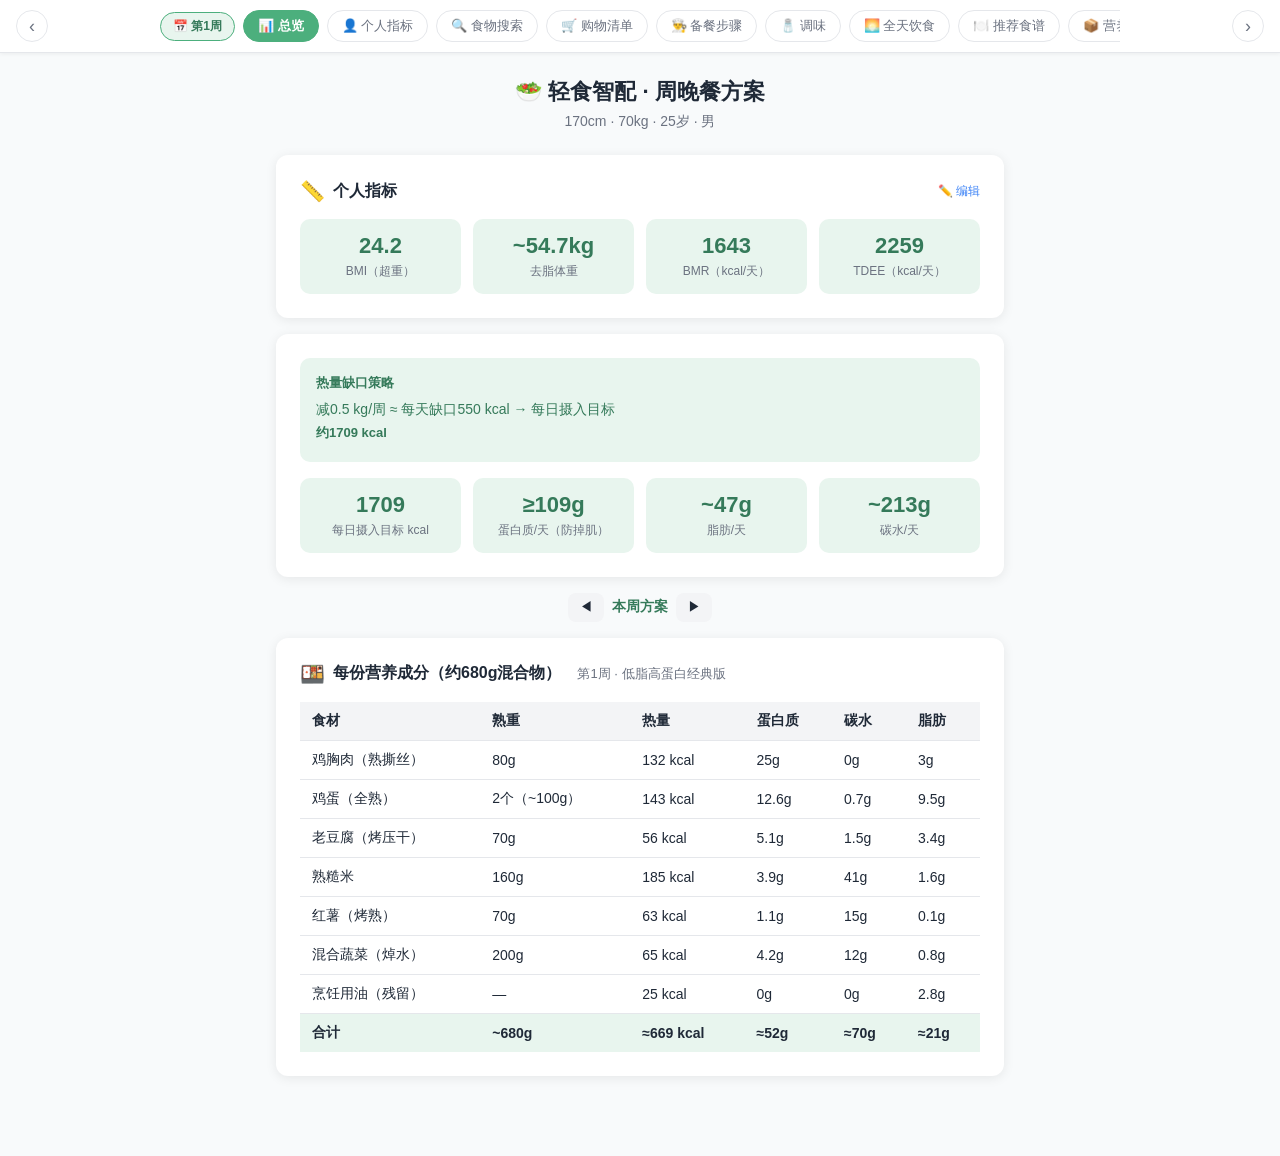
<file: index.html>
<!DOCTYPE html>
<html lang="zh-CN">
<head>
<meta charset="UTF-8">
<meta name="viewport" content="width=device-width, initial-scale=1.0">
<title>轻食智配 · NutriPlan</title>
<link rel="stylesheet" href="css/style.css">
<style>
  /* ── Additional page-specific styles ── */
  .alert strong { display: block; margin-bottom: 4px; font-size: 13px; }

  /* ── Step-by-step ── */
  .step-header {
    display: flex;
    align-items: flex-start;
    gap: 14px;
    margin-bottom: 20px;
  }
  .step-number {
    width: 44px; height: 44px;
    border-radius: 50%;
    background: var(--green);
    color: var(--white);
    font-size: 20px; font-weight: 800;
    display: flex; align-items: center; justify-content: center;
    flex-shrink: 0;
  }
  .step-title-block h2 { font-size: 19px; font-weight: 800; }
  .step-title-block .step-time { font-size: 13px; color: var(--text-muted); margin-top: 3px; }
  .step-time .tag {
    display: inline-block;
    background: var(--orange-light); color: #92400e;
    border-radius: 12px; padding: 2px 8px;
    font-size: 12px; font-weight: 600;
  }
  .step-tip { margin-top: 16px; font-size: 13px; }

  /* ── Seasoning cards ── */
  .seasoning-grid {
    display: grid;
    grid-template-columns: repeat(auto-fill, minmax(280px, 1fr));
    gap: 14px;
  }
  .seasoning-card {
    border-radius: 10px; padding: 16px;
    border: 1.5px solid var(--border);
  }
  .seasoning-card h3 { font-size: 15px; font-weight: 700; margin-bottom: 10px; }
  .seasoning-card ul { list-style: none; font-size: 13px; line-height: 1.9; }
  .seasoning-card ul li::before { content: '• '; color: var(--green); font-weight: 700; }

  /* ── Meal timeline ── */
  .meal-timeline { display: flex; flex-direction: column; gap: 12px; }
  .meal-item { display: flex; gap: 14px; align-items: flex-start; }
  .meal-time { width: 60px; font-size: 13px; font-weight: 700; color: var(--text-muted); flex-shrink: 0; padding-top: 3px; }
  .meal-body { flex: 1; background: var(--gray-light); border-radius: 10px; padding: 12px 14px; font-size: 14px; line-height: 1.7; }
  .meal-body strong { display: block; margin-bottom: 4px; }
  .meal-kcal { display: inline-block; background: var(--green-light); color: var(--green-dark); border-radius: 12px; padding: 1px 8px; font-size: 12px; font-weight: 700; margin-left: 6px; }
  .pill { display: inline-block; padding: 2px 9px; border-radius: 12px; font-size: 12px; font-weight: 600; }
  .pill-green { background: var(--green-light); color: var(--green-dark); }
  .pill-orange { background: var(--orange-light); color: #92400e; }

  /* ── Gout ── */
  .gout-list { list-style: none; }
  .gout-list li { padding: 10px 0; border-bottom: 1px solid var(--border); font-size: 14px; line-height: 1.7; display: flex; gap: 10px; }
  .gout-list li:last-child { border-bottom: none; }
  .gout-num { width: 24px; height: 24px; background: var(--orange); color: white; border-radius: 50%; display: flex; align-items: center; justify-content: center; font-size: 12px; font-weight: 700; flex-shrink: 0; margin-top: 1px; }

  /* ── Shopping ── */
  .shop-grid { display: grid; grid-template-columns: repeat(auto-fill, minmax(240px, 1fr)); gap: 10px; }
  .shop-item { display: flex; align-items: center; gap: 10px; padding: 10px 12px; background: var(--gray-light); border-radius: 8px; font-size: 14px; cursor: pointer; transition: opacity .2s; }
  .shop-item.got { opacity: 0.45; }
  .shop-item.got .shop-check { background: var(--green); border-color: var(--green); color: white; }
  .shop-check { width: 22px; height: 22px; border-radius: 6px; border: 2px solid var(--border); flex-shrink: 0; display: flex; align-items: center; justify-content: center; font-size: 12px; background: white; transition: all .2s; }
  .shop-item-info { flex: 1; }
  .shop-item-name { font-weight: 600; }
  .shop-item-detail { font-size: 12px; color: var(--text-muted); margin-top: 1px; }
  .shop-item-price { font-size: 12px; color: var(--green-dark); font-weight: 600; }

  /* ── Week pill ── */
  .nav-week-pill { flex-shrink: 0; padding: 5px 12px; background: var(--green-light); color: var(--green-dark); border-radius: 20px; font-size: 12px; font-weight: 700; white-space: nowrap; border: 1.5px solid var(--green); }

  /* ── Mobile ── */
  @media (max-width: 600px) {
    .top-nav { padding: 0 10px; }
    .nav-inner { gap: 6px; padding: 8px 0; }
    .nav-btn { padding: 6px 10px; font-size: 12px; }
    .page-wrap { margin: 16px auto 64px; padding: 0 12px; }
    .page-header h1 { font-size: 18px; }
    .card { padding: 16px; }
    .stat-grid { grid-template-columns: repeat(2, minmax(0, 1fr)); }
    .tbl { font-size: 13px; }
    .tbl th, .tbl td { padding: 8px; }
    .step-nav { flex-wrap: wrap; justify-content: center; }
    .step-counter { width: 100%; text-align: center; order: -1; }
    .step-nav-btn { flex: 1 1 calc(50% - 8px); padding: 8px 10px; text-align: center; }
    .step-header { flex-direction: column; gap: 10px; }
    .step-number { width: 36px; height: 36px; font-size: 16px; }
    .seasoning-grid, .shop-grid { grid-template-columns: 1fr; }
    .meal-item { flex-direction: column; gap: 6px; }
    .meal-time { width: auto; }
  }
</style>
</head>
<body>

<!-- ═══════════════════ Navigation ═══════════════════ -->
<nav class="top-nav">
  <button class="nav-scroll-btn nav-scroll-left" onclick="scrollNav(-1)" aria-label="向左滚动">‹</button>
  <div class="nav-inner" id="navInner">
    <div class="nav-week-pill">📅 第<span id="navWeekNum">?</span>周</div>
    <button class="nav-btn active" data-page="overview" onclick="showPage('overview')">📊 总览</button>
    <button class="nav-btn" data-page="profile" onclick="showPage('profile')">👤 个人指标</button>
    <button class="nav-btn" data-page="search" onclick="showPage('search')">🔍 食物搜索</button>
    <button class="nav-btn" data-page="shopping" onclick="showPage('shopping')">🛒 购物清单</button>
    <button class="nav-btn" data-page="prep" onclick="showPage('prep')">👨‍🍳 备餐步骤</button>
    <button class="nav-btn" data-page="seasoning" onclick="showPage('seasoning')">🧂 调味</button>
    <button class="nav-btn" data-page="diet" onclick="showPage('diet')">🌅 全天饮食</button>
    <button class="nav-btn" data-page="gout" onclick="showPage('gout')" data-condition="痛风,高尿酸" style="display:none">⚠️ 痛风须知</button>
    <button class="nav-btn" data-page="recipes" onclick="showPage('recipes')">🍽️ 推荐食谱</button>
    <button class="nav-btn" data-page="pools" onclick="showPage('pools')">📦 营养池</button>
  </div>
  <button class="nav-scroll-btn nav-scroll-right" onclick="scrollNav(1)" aria-label="向右滚动">›</button>
</nav>

<!-- ═══════════════════ PAGE: Overview ═══════════════════ -->
<div id="page-overview" class="page active">
  <div class="page-wrap">
    <div class="page-header">
      <h1>🥗 轻食智配 · 周晚餐方案</h1>
      <p id="overviewSubtitle">填写「个人指标」后自动显示你的身体数据</p>
    </div>

    <div class="card">
      <div class="card-title"><span class="icon">📏</span>个人指标
        <span style="font-size:12px;font-weight:normal;color:var(--text-muted);margin-left:auto">
          <a href="javascript:showPage('profile')" style="color:var(--blue);text-decoration:none">✏️ 编辑</a>
        </span>
      </div>
      <div class="stat-grid" id="overviewMetrics">
        <div class="stat-item">
          <div class="stat-value">—</div>
          <div class="stat-label">BMI</div>
        </div>
        <div class="stat-item">
          <div class="stat-value">—</div>
          <div class="stat-label">去脂体重</div>
        </div>
        <div class="stat-item">
          <div class="stat-value">—</div>
          <div class="stat-label">BMR（kcal/天）</div>
        </div>
        <div class="stat-item">
          <div class="stat-value">—</div>
          <div class="stat-label">TDEE（kcal/天）</div>
        </div>
      </div>
    </div>

    <div class="card" id="overviewTargets">
      <div class="card-title"><span class="icon">🎯</span>热量目标</div>
      <div class="alert alert-blue">
        请先前往「👤 个人指标」页面填写身高体重等信息，系统将自动计算你的每日热量和宏量素目标。
      </div>
    </div>

    <!-- Week selector -->
    <div class="week-selector">
      <button class="btn btn-secondary" onclick="changeWeek(-1)">◀</button>
      <span class="week-label" id="weekLabel">本周方案</span>
      <button class="btn btn-secondary" onclick="changeWeek(1)">▶</button>
    </div>

    <div id="overview-nutrition-content"></div>
  </div>
</div>

<!-- ═══════════════════ PAGE: Profile (dynamic) ═══════════════════ -->
<div id="page-profile" class="page"></div>

<!-- ═══════════════════ PAGE: Food Search (dynamic) ═══════════════════ -->
<div id="page-search" class="page"></div>

<!-- ═══════════════════ PAGE: Shopping ═══════════════════ -->
<div id="page-shopping" class="page">
  <div class="page-wrap">
    <div class="page-header">
      <h1>🛒 购物清单</h1>
      <p>5天用量 · 点击勾选已购买的食材 · <span id="shopping-week-label" style="color:var(--green-dark);font-weight:700"></span></p>
    </div>
    <div id="shopping-content"></div>
    <div class="alert alert-orange" style="margin-top:0">
      <strong>⚠️ 痛风禁忌食材 — 请勿购买</strong>
      动物内脏 · 带壳海鲜（虾/蛤/牡蛎）· 沙丁鱼 · 鲭鱼 · 啤酒 · 含高果糖饮料
    </div>
    <div class="alert alert-blue">
      <strong>💡 总采购费用参考</strong>
      约 ¥40–60，可供5天晚餐（每餐约¥8–12）
    </div>
  </div>
</div>

<!-- ═══════════════════ PAGE: Prep ═══════════════════ -->
<div id="page-prep" class="page">
  <div class="page-wrap">
    <div class="page-header">
      <h1>👨‍🍳 备餐步骤</h1>
      <p>建议周日下午进行 · 总计约90分钟 · <span id="prep-week-label" style="color:var(--green-dark);font-weight:700"></span></p>
    </div>
    <div class="step-progress" id="stepDots"></div>
    <div class="step-nav">
      <button class="step-nav-btn" id="btnPrev" onclick="changeStep(-1)" disabled>← 上一步</button>
      <span class="step-counter" id="stepCounter"></span>
      <button class="step-nav-btn" id="btnNext" onclick="changeStep(1)">下一步 →</button>
    </div>
    <div id="prep-content"></div>
    <div class="step-nav" style="margin-top:0">
      <button class="step-nav-btn" id="btnPrev2" onclick="changeStep(-1)" disabled>← 上一步</button>
      <span class="step-counter" id="stepCounter2"></span>
      <button class="step-nav-btn" id="btnNext2" onclick="changeStep(1)">下一步 →</button>
    </div>
  </div>
</div>

<!-- ═══════════════════ PAGE: Reheat ═══════════════════ -->
<!-- ═══════════════════ PAGE: Seasoning ═══════════════════ -->
<div id="page-seasoning" class="page">
  <div class="page-wrap">
    <div class="page-header">
      <h1>🧂 调味方案</h1>
      <p>五天轮换 · 低钠低嘌呤 · 搭配食材使用</p>
    </div>
    <div class="alert alert-green" style="margin-bottom:16px">
      <strong>✅ 调味原则</strong>
      原料不预先调味，每次食用时现加，既能控钠（保护肾功能、降低尿酸排泄障碍），又能让5天不单调。
    </div>
    <div class="seasoning-grid">
      <div class="seasoning-card">
        <h3>🇯🇵 周一：日式风味</h3>
        <ul><li>低盐酱油 10ml</li><li>米醋 5ml</li><li>芥末少量（可选）</li><li>白芝麻少量（可选）</li></ul>
      </div>
      <div class="seasoning-card">
        <h3>🇨🇳 周二：中式清爽</h3>
        <ul><li>生抽 8ml</li><li>香醋 5ml</li><li>现磨黑胡椒适量</li><li>小葱花少量</li><li>香油 3ml（可选）</li></ul>
      </div>
      <div class="seasoning-card">
        <h3>🇮🇹 周三：西式草本</h3>
        <ul><li>柠檬汁 半个</li><li>橄榄油 5ml</li><li>海盐少量</li><li>混合香草（百里香/罗勒粉）</li><li>帕尔马干酪少量（可选）</li></ul>
      </div>
      <div class="seasoning-card">
        <h3>🇰🇷 周四：韩式辣味</h3>
        <ul><li>韩式辣椒粉少量</li><li>生抽适量</li><li>蒜粉少量</li><li>芝麻适量</li><li>⚠️ 痛风稳定期再使用</li></ul>
      </div>
      <div class="seasoning-card">
        <h3>🥜 周五：麻酱风味</h3>
        <ul><li>芝麻酱 15g（热水稀释）</li><li>生抽 8ml</li><li>醋 5ml</li><li>⚠️ 芝麻酱含脂较高，当天减少用油</li></ul>
      </div>
    </div>
    <div class="card" style="margin-top:16px">
      <div class="card-title"><span class="icon">🚫</span>调味禁区</div>
      <div class="alert alert-red">
        <strong>以下调味料请避免使用：</strong>
        蚝油（高嘌呤）· 大量海鲜酱 · 含酒精调味料（绍兴酒/料酒/红酒）· 高盐豆瓣酱（限量）· 含高果糖成分的调味品
      </div>
    </div>
  </div>
</div>

<!-- ═══════════════════ PAGE: Diet ═══════════════════ -->
<div id="page-diet" class="page">
  <div class="page-wrap">
    <div class="page-header">
      <h1>🌅 全天饮食框架</h1>
      <p id="dietSubtitle">填写个人指标后自动显示每日目标</p>
    </div>
    <div class="card">
      <div class="card-title"><span class="icon">⏰</span>一天饮食时间线</div>
      <div class="meal-timeline">
        <div class="meal-item">
          <div class="meal-time">早餐<br>7-8时</div>
          <div class="meal-body">
            <strong>燕麦碗 + 牛奶 + 水果 <span class="meal-kcal">≈380 kcal</span></strong>
            燕麦50g（干）用无糖豆浆或水泡，搭配1个香蕉或苹果，1杯脱脂/低脂牛奶200ml<br>
            <span class="pill pill-green">蛋白质≈18g</span>
          </div>
        </div>
        <div class="meal-item">
          <div class="meal-time">午餐<br>12时</div>
          <div class="meal-body">
            <strong>杂粮饭 + 蔬菜 + 蛋白质 <span class="meal-kcal">≈530 kcal</span></strong>
            杂粮饭/白米饭150g + 炒蔬菜 + 豆腐/鸡肉/清蒸鱼<br>
            <span class="pill pill-green">蛋白质≈28g</span>
          </div>
        </div>
        <div class="meal-item">
          <div class="meal-time">加餐<br>15-16时</div>
          <div class="meal-body">
            <strong>低脂希腊酸奶 + 少量浆果 <span class="meal-kcal">≈180 kcal</span>（可选）</strong>
            低脂希腊酸奶150g + 蓝莓/樱桃30g<br>
            <span class="pill pill-green">蛋白质≈12g</span>
            <span class="pill pill-orange" style="margin-left:4px">低脂乳制品促尿酸排泄</span>
          </div>
        </div>
        <div class="meal-item">
          <div class="meal-time">晚餐<br>18-20时</div>
          <div class="meal-body">
            <strong>备餐（680g混合物 + 调味） <span class="meal-kcal">≈670 kcal</span></strong>
            称取一份食材，按当日调味方案调味<br>
            <span class="pill pill-green">蛋白质≈52g</span>
          </div>
        </div>
      </div>
    </div>
    <div class="card">
      <div class="card-title"><span class="icon">💧</span>补水目标</div>
      <div class="alert alert-green">
        每天饮水 <strong>≥ 2000ml</strong>（白水 / 淡茶 / 无糖苏打水）<br>
        充足饮水是降低尿酸的最重要非饮食干预，请设定手机提醒定时喝水。
      </div>
    </div>
  </div>
</div>

<!-- ═══════════════════ PAGE: Gout ═══════════════════ -->
<div id="page-gout" class="page">
  <div class="page-wrap">
    <div class="page-header">
      <h1>⚠️ 痛风专项须知</h1>
      <p>高尿酸饮食管理要点</p>
    </div>
    <div class="card">
      <div class="card-title"><span class="icon">🚫</span>严格禁忌食物</div>
      <div class="alert alert-red">
        动物内脏（肝/肾/脑）· 带壳海鲜（虾/蛤/牡蛎/扇贝）· 沙丁鱼 · 凤尾鱼 · 鲭鱼 · 啤酒及酒精 · 高果糖玉米糖浆饮料
      </div>
    </div>
    <div class="card">
      <div class="card-title"><span class="icon">✅</span>有益食物清单</div>
      <div class="alert alert-green">
        <strong>积极摄入：</strong>
        低脂乳制品（促尿酸排泄）· 维C食物（彩椒、猕猴桃）· 樱桃/蓝莓（抑制尿酸生成）· 大量白水 · 蔬菜（大部分）
      </div>
    </div>
    <div class="card">
      <div class="card-title"><span class="icon">📋</span>7条行动准则</div>
      <ul class="gout-list">
        <li><div class="gout-num">1</div><span><strong>每天饮水≥2000ml</strong> — 充足水分帮助肾脏排出尿酸。</span></li>
        <li><div class="gout-num">2</div><span><strong>避免空腹运动</strong> — 低血糖状态会升高血尿酸。</span></li>
        <li><div class="gout-num">3</div><span><strong>运动后补充电解质</strong> — 大量出汗后仅补白水可能导致脱水性尿酸升高。</span></li>
        <li><div class="gout-num">4</div><span><strong>减脂速度控制在0.5kg/周</strong> — 过快减脂会大量分解细胞，嘌呤释放升高血尿酸。</span></li>
        <li><div class="gout-num">5</div><span><strong>杜绝含果糖饮料</strong> — 果糖代谢直接产生尿酸。</span></li>
        <li><div class="gout-num">6</div><span><strong>关节不适时的应急调整</strong> — 减少肉类、增加豆腐；避免海鲜和酒精；额外补水500ml。</span></li>
        <li><div class="gout-num">7</div><span><strong>服药期间</strong> — 继续本饮食方案，药物+饮食双管齐下效果最佳。</span></li>
      </ul>
    </div>
    <div class="card">
      <div class="card-title"><span class="icon">📈</span>减脂与痛风的关系</div>
      <div class="alert alert-blue">
        <strong>为什么减脂反而可能先升尿酸？</strong><br>
        脂肪细胞分解时释放嘌呤，酮体与尿酸竞争肾小管排泄。因此不能激进节食。本方案热量缺口适中，最大程度规避此风险。
      </div>
    </div>
  </div>
</div>

<!-- ═══════════════════ PAGE: Recipes ═══════════════════ -->
<div id="page-recipes" class="page">
  <div class="page-wrap">
    <div class="page-header">
      <h1>🍽️ 每周推荐食谱</h1>
      <p>从互联网获取健康食谱，自动生成购物清单与备餐步骤</p>
    </div>

    <!-- Upload recipe from URL -->
    <div class="card">
      <div class="card-title"><span class="icon">🔗</span>从URL导入食谱</div>
      <p style="font-size:13px;color:var(--text-muted);margin-bottom:12px">
        粘贴食谱网页链接，系统将自动解析食材和步骤信息
      </p>
      <div style="display:flex;gap:8px">
        <input type="text" class="form-input" id="recipeUrlInput" placeholder="粘贴食谱URL（如 https://example.com/recipe/...）" style="flex:1">
        <button class="btn btn-primary" onclick="RecipeManager.importFromUrl()">导入</button>
      </div>
      <div id="recipeImportStatus" style="margin-top:8px"></div>
    </div>

    <!-- Recommended recipes -->
    <div class="card">
      <div class="card-title"><span class="icon">⭐</span>本周推荐食谱</div>
      <div style="display:flex;gap:8px;margin-bottom:16px">
        <button class="btn btn-primary" onclick="RecipeManager.fetchRecommendations()">🔄 获取推荐</button>
        <button class="btn btn-secondary" onclick="RecipeManager.showMyRecipes()">📚 我的食谱</button>
      </div>
      <div id="recipeRecommendations">
        <div class="alert alert-blue">点击"获取推荐"查看本周推荐的健康食谱</div>
      </div>
    </div>

    <!-- Recipe detail view (hidden by default) -->
    <div id="recipeDetailView" style="display:none">
      <div class="card">
        <div class="card-title" id="recipeDetailTitle"></div>
        <div id="recipeDetailContent"></div>
      </div>
    </div>

    <!-- Recipe shopping list -->
    <div id="recipeShoppingList" style="display:none">
      <div class="card">
        <div class="card-title"><span class="icon">🛒</span>食谱购物清单</div>
        <div id="recipeShoppingContent"></div>
      </div>
    </div>

    <!-- Recipe prep steps -->
    <div id="recipePrepSteps" style="display:none">
      <div class="card">
        <div class="card-title"><span class="icon">👨‍🍳</span>备餐步骤</div>
        <div id="recipePrepContent"></div>
      </div>
    </div>
  </div>
</div>

<!-- ═══════════════════ PAGE: Nutrition Pools ═══════════════════ -->
<div id="page-pools" class="page">
  <div class="page-wrap">
    <div class="page-header">
      <h1>📦 食材营养池</h1>
      <p>每100g生重 · 按主要营养成分分类 · 数据来自USDA FoodData Central</p>
    </div>

    <div class="alert alert-blue" style="margin-bottom:16px">
      <strong>💡 动态数据</strong>
      下方为常用食材的本地参考数据。更精确的实时数据请使用「🔍 食物搜索」功能直接查询USDA数据库。
    </div>

    <div class="pool-tabs">
      <button class="pool-tab active" onclick="showPool('carb')">🌾 碳水池</button>
      <button class="pool-tab" onclick="showPool('protein')">🥩 蛋白质池</button>
      <button class="pool-tab" onclick="showPool('fat')">🫒 脂肪池</button>
      <button class="pool-tab" onclick="showPool('micro')">🥦 微量元素池</button>
      <button class="pool-tab" onclick="showPool('myfoods')">⭐ 我的食物池</button>
    </div>

    <!-- Carb Pool -->
    <div id="pool-carb" class="pool-panel active">
      <div class="card">
        <div class="card-title"><span class="icon">🌾</span>碳水化合物池（每100g）</div>
        <div class="alert alert-blue" style="margin-bottom:14px">
          <strong>选择原则</strong>
          优先选择低GI复合碳水，避免血糖剧烈波动。高膳食纤维粗粮有助减脂、稳定尿酸。
        </div>
        <div style="overflow-x:auto">
          <table class="tbl">
            <thead><tr><th>食材</th><th>热量(kcal)</th><th>碳水(g)</th><th>蛋白质(g)</th><th>脂肪(g)</th><th>膳食纤维(g)</th><th>GI</th><th>特点</th></tr></thead>
            <tbody>
              <tr><td>糙米（干）</td><td>364</td><td>76</td><td>8.0</td><td>2.7</td><td>3.4</td><td>低 55</td><td>B族维生素丰富，减脂主食首选</td></tr>
              <tr><td>燕麦（干）</td><td>389</td><td>67</td><td>17</td><td>7.0</td><td>10</td><td>低 55</td><td>β-葡聚糖降胆固醇，高蛋白主食</td></tr>
              <tr><td>藜麦（干）</td><td>368</td><td>64</td><td>14</td><td>6.1</td><td>7.0</td><td>低 53</td><td>完全蛋白，含全部必需氨基酸</td></tr>
              <tr><td>红薯（生）</td><td>90</td><td>21</td><td>1.6</td><td>0.1</td><td>3.0</td><td>中 61</td><td>β-胡萝卜素丰富，高钾低脂</td></tr>
              <tr><td>紫薯（生）</td><td>82</td><td>19</td><td>1.5</td><td>0.1</td><td>2.5</td><td>中 58</td><td>花青素强效抗氧化</td></tr>
              <tr><td>山药（生）</td><td>57</td><td>13</td><td>1.9</td><td>0.2</td><td>1.0</td><td>低 51</td><td>助消化，低热量饱腹感强</td></tr>
            </tbody>
          </table>
        </div>
      </div>
    </div>

    <!-- Protein Pool -->
    <div id="pool-protein" class="pool-panel">
      <div class="card">
        <div class="card-title"><span class="icon">🥩</span>蛋白质池（每100g生重）</div>
        <div class="alert alert-orange" style="margin-bottom:14px">
          <strong>⚠️ 嘌呤分级</strong>
          低 &lt;25 mg · 中 25–150 mg · 高 &gt;150 mg（每100g）。中嘌呤食材每份≤80g，高嘌呤食材禁用。
        </div>
        <div style="overflow-x:auto">
          <table class="tbl">
            <thead><tr><th>食材</th><th>热量(kcal)</th><th>蛋白质(g)</th><th>脂肪(g)</th><th>嘌呤</th><th>备注</th></tr></thead>
            <tbody>
              <tr><td>🐔 鸡胸肉（去皮）</td><td>165</td><td>31</td><td>3.6</td><td><span class="purine-badge purine-mid">中</span></td><td>高蛋白低脂，减脂首选</td></tr>
              <tr><td>🐄 牛里脊</td><td>147</td><td>22</td><td>6.5</td><td><span class="purine-badge purine-mid">中</span></td><td>铁2.7mg，锌4.4mg</td></tr>
              <tr><td>🐷 猪里脊</td><td>143</td><td>22</td><td>6.2</td><td><span class="purine-badge purine-mid">中</span></td><td>瘦肉高蛋白低脂</td></tr>
              <tr><td>🐟 鲈鱼</td><td>105</td><td>19</td><td>3.4</td><td><span class="purine-badge purine-mid">中</span></td><td>DHA丰富，清蒸最佳</td></tr>
              <tr><td>🥚 鸡蛋（全蛋）</td><td>155</td><td>13</td><td>11</td><td><span class="purine-badge purine-low">低</span></td><td>完全蛋白，性价比最高</td></tr>
              <tr><td>🫘 老豆腐</td><td>76</td><td>8.1</td><td>4.8</td><td><span class="purine-badge purine-low">低</span></td><td>促尿酸排泄，痛风友好</td></tr>
              <tr><td>🥛 低脂希腊酸奶</td><td>59</td><td>10</td><td>0.4</td><td><span class="purine-badge purine-low">极低</span></td><td>促尿酸排泄，加餐首选</td></tr>
            </tbody>
          </table>
        </div>
        <div class="alert alert-red" style="margin-top:16px">
          <strong>❌ 禁用食材（高嘌呤）</strong>
          动物内脏 · 带壳海鲜 · 沙丁鱼 · 凤尾鱼 · 鲭鱼 · 鱼皮/鱼籽
        </div>
      </div>
    </div>

    <!-- Fat Pool -->
    <div id="pool-fat" class="pool-panel">
      <div class="card">
        <div class="card-title"><span class="icon">🫒</span>脂肪池（每100g）</div>
        <div class="alert alert-green" style="margin-bottom:14px">
          <strong>选择原则</strong>
          优先单不饱和脂肪酸和ω-3；减少饱和脂肪。烹饪用油控制在10ml以内。
        </div>
        <div style="overflow-x:auto">
          <table class="tbl">
            <thead><tr><th>食材</th><th>热量(kcal)</th><th>总脂肪(g)</th><th>ω-3(g)</th><th>蛋白质(g)</th><th>备注</th></tr></thead>
            <tbody>
              <tr><td>橄榄油（初榨）</td><td>884</td><td>100</td><td>0.8</td><td>0</td><td>抗炎，煎炒腌制均可</td></tr>
              <tr><td>亚麻籽油</td><td>884</td><td>100</td><td>53.4</td><td>0</td><td>ω-3最佳植物来源，拌凉菜用</td></tr>
              <tr><td>牛油果（鲜）</td><td>160</td><td>15</td><td>0.1</td><td>2.0</td><td>钾487mg，膳食纤维7g</td></tr>
              <tr><td>核桃（生）</td><td>654</td><td>65</td><td>9.1</td><td>15</td><td>ω-3最丰富坚果，每天≤30g</td></tr>
              <tr><td>杏仁（生）</td><td>579</td><td>50</td><td>0.003</td><td>21</td><td>维E丰富，每天≤30g</td></tr>
            </tbody>
          </table>
        </div>
      </div>
    </div>

    <!-- Micronutrient Pool -->
    <div id="pool-micro" class="pool-panel">
      <div class="card">
        <div class="card-title"><span class="icon">🥦</span>微量元素池（每100g生重）</div>
        <div class="alert alert-green" style="margin-bottom:14px">
          <strong>选择原则</strong>
          蔬菜是微量营养素的主要来源。优先选高钾（促尿酸排泄）、高维C（降尿酸）、高钙、高铁品种。
        </div>
        <div style="overflow-x:auto">
          <table class="tbl">
            <thead><tr><th>食材</th><th>热量(kcal)</th><th>钙(mg)</th><th>维C(mg)</th><th>钾(mg)</th><th>嘌呤</th><th>备注</th></tr></thead>
            <tbody>
              <tr><td>🌿 菠菜</td><td>23</td><td>99</td><td>28</td><td>558</td><td><span class="purine-badge purine-low">低</span></td><td>⚠️草酸高，必须焯水</td></tr>
              <tr><td>🥦 西兰花</td><td>34</td><td>47</td><td>89</td><td>316</td><td><span class="purine-badge purine-low">低</span></td><td>萝卜硫素，维C高</td></tr>
              <tr><td>🥕 胡萝卜</td><td>41</td><td>33</td><td>6</td><td>320</td><td><span class="purine-badge purine-low">低</span></td><td>β-胡萝卜素，与油同食吸收好</td></tr>
              <tr><td>🫑 彩椒</td><td>31</td><td>7</td><td>128</td><td>211</td><td><span class="purine-badge purine-low">低</span></td><td>✨维C最高，有助降尿酸</td></tr>
              <tr><td>🍅 番茄</td><td>18</td><td>10</td><td>23</td><td>237</td><td><span class="purine-badge purine-low">低</span></td><td>番茄红素，加热后吸收翻倍</td></tr>
              <tr><td>🥒 西葫芦</td><td>17</td><td>16</td><td>17</td><td>262</td><td><span class="purine-badge purine-low">低</span></td><td>低热量，口感好</td></tr>
              <tr><td>🥬 小白菜</td><td>13</td><td>90</td><td>28</td><td>178</td><td><span class="purine-badge purine-low">低</span></td><td>铁钙均衡</td></tr>
            </tbody>
          </table>
        </div>
      </div>
    </div>

    <!-- My Foods Pool -->
    <div id="pool-myfoods" class="pool-panel">
      <div class="card">
        <div class="card-title"><span class="icon">⭐</span>我的食物池</div>
        <div class="alert alert-blue" style="margin-bottom:14px">
          <strong>💡 个人收藏</strong>
          通过「🔍 食物搜索」添加的食物会显示在这里，数据来自USDA FoodData Central实时查询。
        </div>
        <div id="myFoodsPoolContent">
          <div class="loading-overlay"><div class="spinner"></div>加载中…</div>
        </div>
      </div>
    </div>
  </div>
</div>

<!-- ═══════════════════ JavaScript Modules ═══════════════════ -->
<script src="js/nutrition-api.js"></script>
<script src="js/calculator.js"></script>
<script src="js/profile.js"></script>
<script src="js/food-pool.js"></script>
<script src="js/week-data.js"></script>
<script src="js/meal-plan.js"></script>
<script src="js/recipe-manager.js"></script>
<script src="js/app.js"></script>
<script>
  // Initialize meal plan rendering after all modules loaded
  MealPlan.init();
</script>
</body>
</html>
</file>
<file: css/style.css>
/* ═══════════════════════════════════════════
   轻食智配 · NutriPlan - Main Stylesheet
   ═══════════════════════════════════════════ */

:root {
  --green: #4caf7d;
  --green-light: #e8f5ee;
  --green-dark: #357a5a;
  --orange: #f59e0b;
  --orange-light: #fef3c7;
  --red: #ef4444;
  --red-light: #fee2e2;
  --blue: #3b82f6;
  --blue-light: #eff6ff;
  --purple: #8b5cf6;
  --purple-light: #f3e8ff;
  --gray: #6b7280;
  --gray-light: #f3f4f6;
  --text: #1f2937;
  --text-muted: #6b7280;
  --border: #e5e7eb;
  --white: #ffffff;
  --shadow: 0 2px 12px rgba(0,0,0,0.08);
  --radius: 12px;
}

* { box-sizing: border-box; margin: 0; padding: 0; }

body {
  font-family: -apple-system, BlinkMacSystemFont, "PingFang SC", "Microsoft YaHei", sans-serif;
  background: #f8fafb;
  color: var(--text);
  min-height: 100vh;
}

/* ── Top nav ── */
.top-nav {
  background: var(--white);
  border-bottom: 1px solid var(--border);
  padding: 0 16px;
  position: sticky;
  top: 0;
  z-index: 100;
  box-shadow: 0 1px 4px rgba(0,0,0,0.06);
  display: flex;
  align-items: center;
}
.nav-scroll-btn {
  flex-shrink: 0;
  width: 32px;
  height: 32px;
  border-radius: 50%;
  border: 1.5px solid var(--border);
  background: var(--white);
  color: var(--gray);
  font-size: 18px;
  cursor: pointer;
  display: flex;
  align-items: center;
  justify-content: center;
  transition: all .2s;
  z-index: 2;
}
.nav-scroll-btn:hover {
  border-color: var(--green);
  color: var(--green-dark);
  background: var(--green-light);
}
@media (max-width: 600px) {
  .nav-scroll-btn { display: none; }
}
.nav-inner {
  max-width: 960px;
  margin: 0 auto;
  display: flex;
  align-items: center;
  gap: 8px;
  overflow-x: auto;
  scrollbar-width: none;
  padding: 10px 0;
}
.nav-inner::-webkit-scrollbar { display: none; }
.nav-btn {
  flex-shrink: 0;
  padding: 6px 14px;
  border-radius: 20px;
  border: 1.5px solid var(--border);
  background: var(--white);
  color: var(--gray);
  font-size: 13px;
  cursor: pointer;
  transition: all .2s;
  white-space: nowrap;
}
.nav-btn:hover { border-color: var(--green); color: var(--green-dark); }
.nav-btn.active {
  background: var(--green);
  border-color: var(--green);
  color: var(--white);
  font-weight: 600;
}

/* ── Pages ── */
.page { display: none; }
.page.active { display: block; }

.page-wrap {
  max-width: 760px;
  margin: 24px auto 80px;
  padding: 0 16px;
}

/* ── Cards ── */
.card {
  background: var(--white);
  border-radius: var(--radius);
  box-shadow: var(--shadow);
  padding: 24px;
  margin-bottom: 16px;
}
.card-title {
  font-size: 16px;
  font-weight: 700;
  color: var(--text);
  margin-bottom: 16px;
  display: flex;
  align-items: center;
  gap: 8px;
}
.card-title .icon { font-size: 20px; }

/* ── Page header ── */
.page-header {
  text-align: center;
  margin-bottom: 24px;
}
.page-header h1 {
  font-size: 22px;
  font-weight: 800;
  color: var(--text);
  margin-bottom: 6px;
}
.page-header p {
  font-size: 14px;
  color: var(--text-muted);
}

/* ── Stat grid ── */
.stat-grid {
  display: grid;
  grid-template-columns: repeat(auto-fill, minmax(150px, 1fr));
  gap: 12px;
}
.stat-item {
  background: var(--green-light);
  border-radius: 10px;
  padding: 14px;
  text-align: center;
}
.stat-value { font-size: 22px; font-weight: 800; color: var(--green-dark); }
.stat-label { font-size: 12px; color: var(--text-muted); margin-top: 4px; }

/* ── Table ── */
.tbl { width: 100%; border-collapse: collapse; font-size: 14px; }
.tbl th {
  background: var(--gray-light);
  padding: 10px 12px;
  text-align: left;
  font-weight: 600;
  border-bottom: 1px solid var(--border);
}
.tbl td {
  padding: 10px 12px;
  border-bottom: 1px solid var(--border);
}
.tbl tr:last-child td { border-bottom: none; }
.tbl tr:hover td { background: var(--gray-light); }
.tbl .total td { font-weight: 700; background: var(--green-light); }

/* ── Alert boxes ── */
.alert {
  border-radius: 10px;
  padding: 14px 16px;
  font-size: 14px;
  line-height: 1.7;
  margin-bottom: 16px;
}
.alert-green { background: var(--green-light); color: var(--green-dark); }
.alert-orange { background: var(--orange-light); color: #92400e; }
.alert-red { background: var(--red-light); color: #991b1b; }
.alert-blue { background: var(--blue-light); color: #1e40af; }
.alert-purple { background: var(--purple-light); color: #5b21b6; }

/* ── Checklist ── */
.checklist { list-style: none; }
.checklist li {
  display: flex;
  align-items: flex-start;
  gap: 10px;
  padding: 10px 0;
  border-bottom: 1px dashed var(--border);
  cursor: pointer;
  transition: opacity .2s;
}
.checklist li:last-child { border-bottom: none; }
.checklist li.checked { opacity: .5; text-decoration: line-through; }
.check-box {
  width: 20px; height: 20px;
  border-radius: 6px;
  border: 2px solid var(--border);
  flex-shrink: 0;
  margin-top: 2px;
  transition: all .2s;
}
.checklist li.checked .check-box {
  background: var(--green);
  border-color: var(--green);
}

/* ── Form elements ── */
.form-group {
  margin-bottom: 20px;
}
.form-label {
  display: block;
  font-size: 14px;
  font-weight: 600;
  color: var(--text);
  margin-bottom: 6px;
}
.form-hint {
  font-size: 12px;
  color: var(--text-muted);
  margin-top: 4px;
}
.form-input, .form-select, .form-textarea {
  width: 100%;
  padding: 10px 14px;
  border: 1.5px solid var(--border);
  border-radius: 8px;
  font-size: 14px;
  color: var(--text);
  background: var(--white);
  transition: border-color .2s;
}
.form-input:focus, .form-select:focus, .form-textarea:focus {
  outline: none;
  border-color: var(--green);
  box-shadow: 0 0 0 3px rgba(76, 175, 125, 0.15);
}
.form-textarea {
  min-height: 80px;
  resize: vertical;
}
.form-row {
  display: grid;
  grid-template-columns: 1fr 1fr;
  gap: 16px;
}
@media (max-width: 480px) {
  .form-row { grid-template-columns: 1fr; }
}

/* ── Buttons ── */
.btn {
  display: inline-flex;
  align-items: center;
  gap: 6px;
  padding: 10px 20px;
  border-radius: 8px;
  font-size: 14px;
  font-weight: 600;
  cursor: pointer;
  border: none;
  transition: all .2s;
}
.btn-primary {
  background: var(--green);
  color: var(--white);
}
.btn-primary:hover {
  background: var(--green-dark);
}
.btn-secondary {
  background: var(--gray-light);
  color: var(--text);
}
.btn-secondary:hover {
  background: var(--border);
}

/* ── Tags / Badges ── */
.tag {
  display: inline-block;
  padding: 3px 10px;
  border-radius: 12px;
  font-size: 12px;
  font-weight: 600;
}
.tag-green { background: var(--green-light); color: var(--green-dark); }
.tag-orange { background: var(--orange-light); color: #92400e; }
.tag-red { background: var(--red-light); color: #991b1b; }
.tag-blue { background: var(--blue-light); color: #1e40af; }

.purine-badge {
  display: inline-block;
  padding: 2px 8px;
  border-radius: 8px;
  font-size: 11px;
  font-weight: 700;
}
.purine-low { background: var(--green-light); color: var(--green-dark); }
.purine-mid { background: var(--orange-light); color: #92400e; }
.purine-high { background: var(--red-light); color: #991b1b; }

/* ── Step progress (prep page) ── */
.step-progress {
  display: flex;
  justify-content: center;
  gap: 8px;
  margin-bottom: 16px;
  flex-wrap: wrap;
}
.step-dot {
  width: 14px; height: 14px;
  border-radius: 50%;
  background: var(--border);
  cursor: pointer;
  transition: all .2s;
}
.step-dot.current { background: var(--green); transform: scale(1.3); }
.step-dot.done { background: var(--green-dark); }
.step-nav {
  display: flex;
  justify-content: space-between;
  align-items: center;
  margin-bottom: 16px;
}
.step-nav-btn {
  padding: 8px 16px;
  border-radius: 8px;
  border: 1.5px solid var(--border);
  background: var(--white);
  font-size: 14px;
  cursor: pointer;
  transition: all .2s;
}
.step-nav-btn:hover:not(:disabled) { border-color: var(--green); color: var(--green-dark); }
.step-nav-btn:disabled { opacity: .4; cursor: not-allowed; }
.step-counter { font-size: 13px; color: var(--text-muted); }
.step-panel { display: none; }
.step-panel.active { display: block; }

/* ── Pool tabs (nutrition pools page) ── */
.pool-tabs {
  display: flex;
  gap: 8px;
  margin-bottom: 16px;
  flex-wrap: wrap;
}
.pool-tab {
  padding: 6px 14px;
  border-radius: 20px;
  border: 1.5px solid var(--border);
  background: var(--white);
  color: var(--gray);
  font-size: 13px;
  cursor: pointer;
  transition: all .2s;
}
.pool-tab:hover { border-color: var(--green); }
.pool-tab.active {
  background: var(--green);
  border-color: var(--green);
  color: var(--white);
  font-weight: 600;
}
.pool-panel { display: none; }
.pool-panel.active { display: block; }

/* ── Food search ── */
.search-box {
  position: relative;
  margin-bottom: 16px;
}
.search-input {
  width: 100%;
  padding: 12px 16px 12px 40px;
  border: 1.5px solid var(--border);
  border-radius: 10px;
  font-size: 14px;
  background: var(--white);
  transition: border-color .2s;
}
.search-input:focus {
  outline: none;
  border-color: var(--green);
  box-shadow: 0 0 0 3px rgba(76, 175, 125, 0.15);
}
.search-icon {
  position: absolute;
  left: 14px;
  top: 50%;
  transform: translateY(-50%);
  color: var(--gray);
  font-size: 16px;
}
.search-results {
  max-height: 400px;
  overflow-y: auto;
}
.search-item {
  padding: 12px 16px;
  border-bottom: 1px solid var(--border);
  cursor: pointer;
  transition: background .2s;
}
.search-item:hover { background: var(--gray-light); }
.search-item-name { font-weight: 600; font-size: 14px; }
.search-item-detail { font-size: 12px; color: var(--text-muted); margin-top: 2px; }

/* ── Loading spinner ── */
.spinner {
  display: inline-block;
  width: 20px; height: 20px;
  border: 2.5px solid var(--border);
  border-top-color: var(--green);
  border-radius: 50%;
  animation: spin .6s linear infinite;
}
@keyframes spin { to { transform: rotate(360deg); } }

.loading-overlay {
  display: flex;
  align-items: center;
  justify-content: center;
  gap: 10px;
  padding: 40px;
  color: var(--text-muted);
  font-size: 14px;
}

/* ── Responsive ── */
@media (max-width: 600px) {
  .stat-grid { grid-template-columns: 1fr 1fr; }
  .tbl { font-size: 12px; }
  .tbl th, .tbl td { padding: 8px 6px; }
}

/* ── Week selector ── */
.week-selector {
  display: flex;
  align-items: center;
  gap: 8px;
  justify-content: center;
  margin-bottom: 16px;
}
.week-selector .btn {
  padding: 6px 12px;
  font-size: 12px;
}
.week-label {
  font-size: 14px;
  font-weight: 700;
  color: var(--green-dark);
}

/* ── Profile conditions list ── */
.condition-list {
  list-style: none;
}
.condition-item {
  display: flex;
  align-items: center;
  gap: 10px;
  padding: 10px 14px;
  border: 1.5px solid var(--border);
  border-radius: 8px;
  margin-bottom: 8px;
  background: var(--white);
}
.condition-item .remove-btn {
  margin-left: auto;
  background: none;
  border: none;
  color: var(--red);
  cursor: pointer;
  font-size: 16px;
}
.add-condition {
  display: flex;
  gap: 8px;
}
.add-condition input {
  flex: 1;
}
</file>
